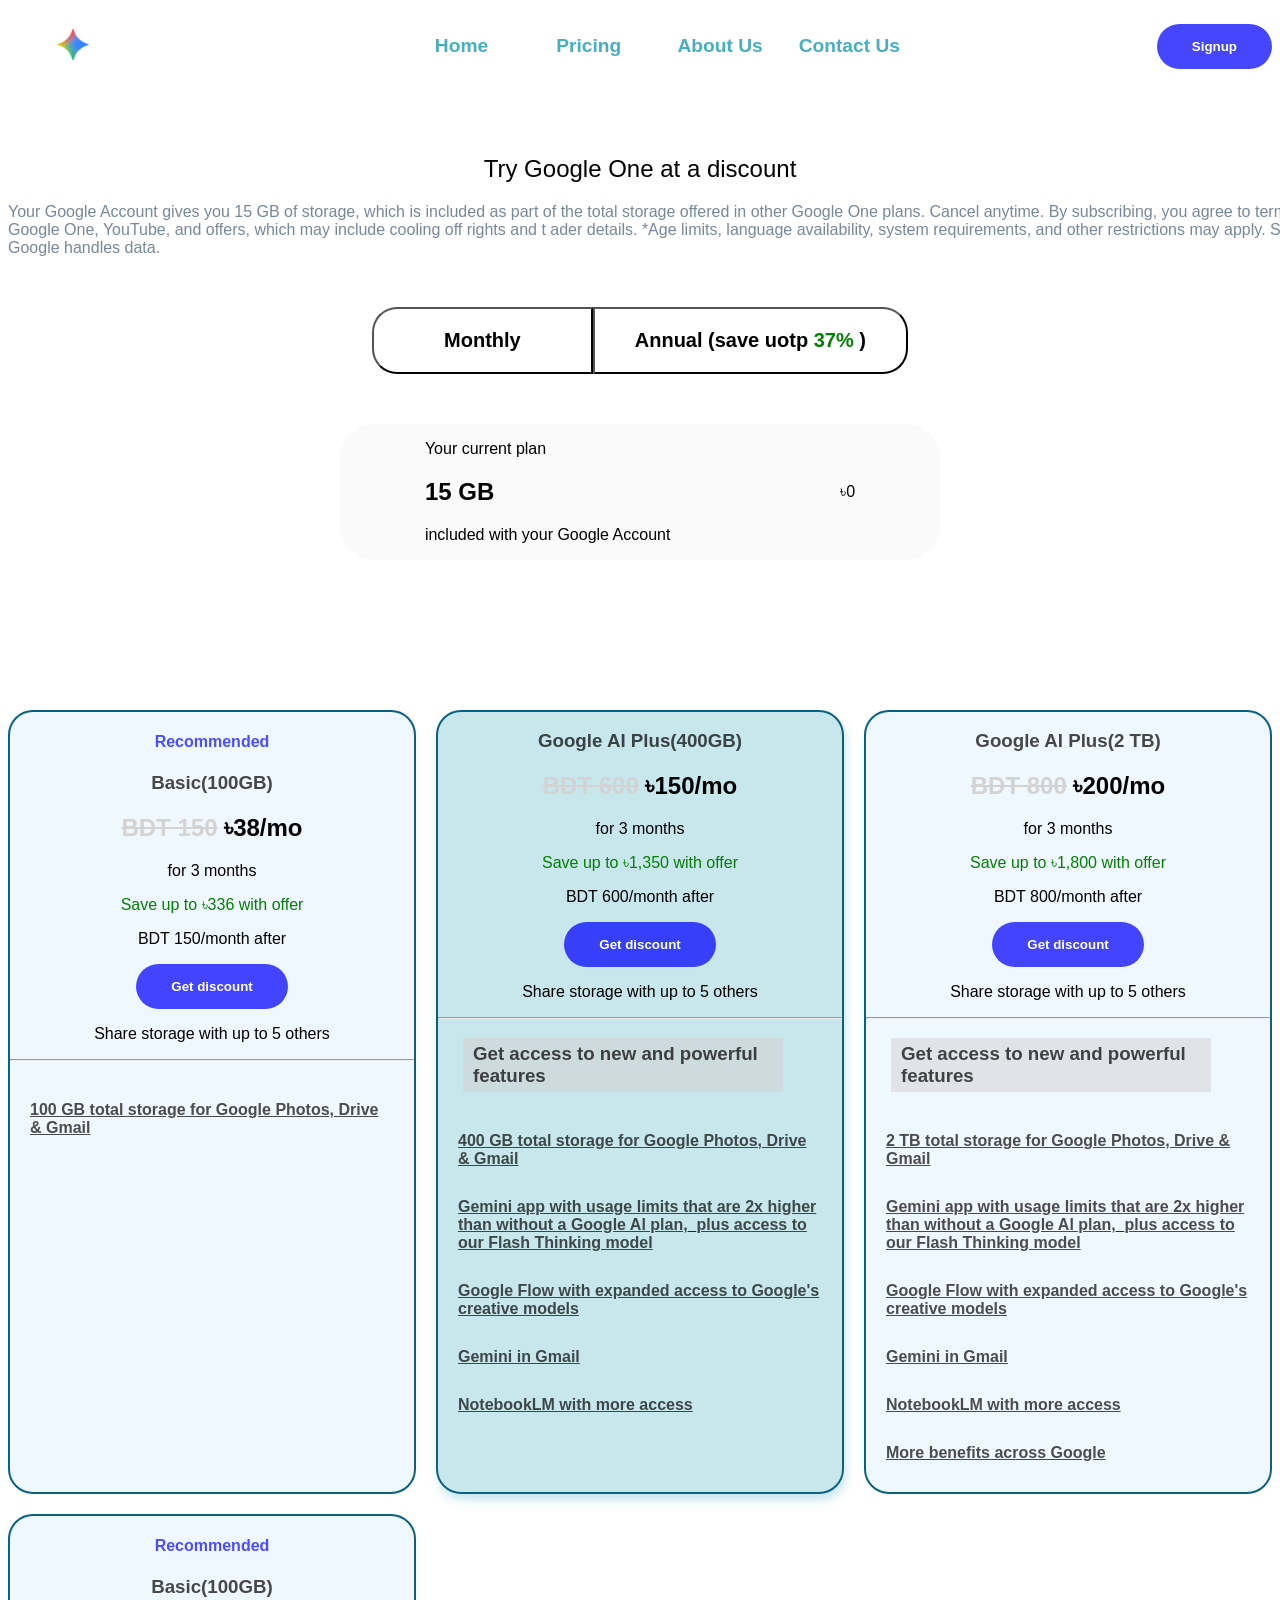
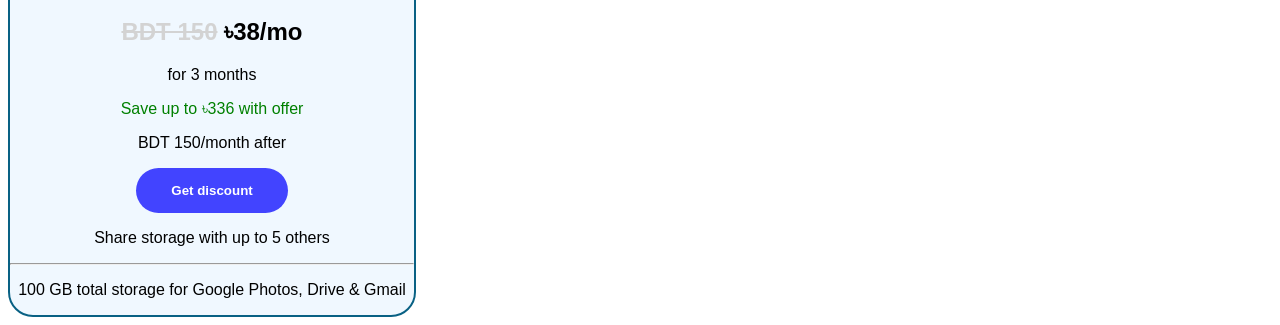
<file: pricing page website/price.html>
<!doctype html>
<html lang="en">
  <head>
    <meta charset="UTF-8" />
    <meta name="viewport" content="width=device-width, initial-scale=1.0" />
    <title>Pricing Page</title>
    <link rel="stylesheet" href="styles/style.css" />
  </head>
  <body>
    <header>
      <nav id="nav-container">
        <div class="logo">
          <img src="images/gemini-logo.png" alt="" />
        </div>
        <ul id="list-container">
          <!-- <li class="list-item"><a href="index.html">Home</a></li> -->
          <li class="list-item"><a href="home.html">Home</a></li>
          <li class="list-item"><a href="price.html">Pricing</a></li>
          <li class="list-item"><a href="about.html">About Us</a></li>
          <li class="list-item"><a href="contact.html">Contact Us</a></li>
        </ul>
        <button class="btn">Signup</button>
      </nav>
    </header>

    <main>
      <!-- pricing heading section -->
      <section id="pricing-heading-container">
        <h1>Try Google One at a discount</h1>
        <p>
          Your Google Account gives you 15 GB of storage, which is included as
          part of the total storage offered in other Google One plans. Cancel
          anytime. By subscribing, you agree to terms for Google One, YouTube,
          and offers, which may include cooling off rights and t ader details.
          *Age limits, language availability, system requirements, and other
          restrictions may apply. See how Google handles data.
        </p>
        <div class="heading-button">
          <button class="btn1">Monthly</button>
          <button class="btn2">
            Annual (save uotp <span class="green">37%</span> )
          </button>
        </div>
      </section>
      <section id="data-plan">
        <div class="plan-card-container">
          <div class="left">
            <p>Your current plan</p>
            <h2>15 GB</h2>
            <p>included with your Google Account</p>
          </div>
          <div class="right">৳0</div>
        </div>
      </section>

      <!-- pricing container -->
      <section id="pricing-section">
        <div id="pricing-container">
          <!-- card 1 -->
          <div class="price-card">
            <h4>Recommended</h4>
            <h3>Basic(100GB)</h3>
            <h2><span>bdt 150</span> ৳38/mo</h2>
            <p>for 3 months</p>
            <p class="green">Save up to ৳336 with offer</p>
            <p>BDT 150/month after</p>
            <button class="btn">Get discount</button>
            <p>Share storage with up to 5 others</p>
            <hr />
            <div class="features">
              <ul>
                <li>
                  <a href=""
                    >100 GB total storage for Google Photos, Drive & Gmail</a
                  >
                </li>
              </ul>
            </div>
          </div>
          <!-- card 2 -->
          <div class="price-card box-shadow">
            <h3>Google AI Plus(400GB)</h3>
            <h2><span>bdt 600</span> ৳150/mo</h2>
            <p>for 3 months</p>
            <p class="green">Save up to ৳1,350 with offer</p>
            <p>BDT 600/month after</p>
            <button class="btn">Get discount</button>
            <p>Share storage with up to 5 others</p>
            <hr />
            <div class="features">
              <h3>Get access to new and powerful features</h3>
              <ul>
                <li>
                  <a href=""
                    >400 GB total storage for Google Photos, Drive & Gmail</a
                  >
                </li>
                <li>
                  <a href=""
                    >Gemini app with usage limits that are 2x higher than
                    without a Google Al plan,_plus access to our Flash Thinking
                    model</a
                  >
                </li>
                <li>
                  <a href=""
                    >Google Flow with expanded access to Google's creative
                    models</a
                  >
                </li>
                <li><a href="">Gemini in Gmail</a></li>
                <li><a href="">NotebookLM with more access</a></li>
              </ul>
            </div>
          </div>
          <!-- card 3 -->
          <div class="price-card">
            <h3>Google AI Plus(2 TB)</h3>
            <h2><span>bdt 800</span> ৳200/mo</h2>
            <p>for 3 months</p>
            <p class="green">Save up to ৳1,800 with offer</p>
            <p>BDT 800/month after</p>
            <button class="btn">Get discount</button>
            <p>Share storage with up to 5 others</p>
            <hr />
            <div class="features">
              <h3>Get access to new and powerful features</h3>
              <ul>
                <li>
                  <a href=""
                    >2 TB total storage for Google Photos, Drive & Gmail</a
                  >
                </li>
                <li>
                  <a href=""
                    >Gemini app with usage limits that are 2x higher than
                    without a Google Al plan,_plus access to our Flash Thinking
                    model</a
                  >
                </li>
                <li>
                  <a href=""
                    >Google Flow with expanded access to Google's creative
                    models</a
                  >
                </li>
                <li><a href="">Gemini in Gmail</a></li>
                <li><a href="">NotebookLM with more access</a></li>
                <li><a href="">More benefits across Google</a></li>
              </ul>
            </div>
          </div>
          <!-- card -4  -->
          <div class="price-card">
            <h4>Recommended</h4>
            <h3>Basic(100GB)</h3>
            <h2><span>bdt 150</span> ৳38/mo</h2>
            <p>for 3 months</p>
            <p class="green">Save up to ৳336 with offer</p>
            <p>BDT 150/month after</p>
            <button class="btn">Get discount</button>
            <p>Share storage with up to 5 others</p>

            <hr />
            <p>100 GB total storage for Google Photos, Drive & Gmail</p>
          </div>
        </div>
      </section>

      <!-- pricing container end here -->
    </main>
  </body>
</html>
</file>
<file: pricing page website/styles/style.css>
body {
  font-family: Arial, Helvetica, sans-serif;
}
header,
#pricing-heading-container,
#pricing-section {
  max-width: 1280px;
  margin: 0 auto;
}
/* navbar */
#nav-container {
  display: flex;
  justify-content: space-between;
  align-items: center;
}
#list-container {
  display: grid;
  grid-template-columns: repeat(4, 1fr);
}
#nav-container .logo img {
  width: 130px;
}

#list-container .list-item {
  list-style: none;
}

#list-container .list-item a {
  text-decoration: none;
  color: rgb(70, 175, 193);
  font-weight: 700;
  font-size: 1.2rem;
  padding: 10px;
}
#list-container .list-item a:hover {
  background-color: lightgray;
  /* background-color: rgb(241, 119, 4); */
}
.btn {
  background-color: rgba(0, 0, 255, 0.725);
  padding: 15px 35px;
  border: none;
  border-radius: 25px;
  font-weight: 800;
  color: white;
  cursor: pointer;
}
.btn:hover {
  background-color: lightcoral;
}
/** navbar end here */

/* pricing container */
#pricing-heading-container h1 {
  margin-top: 70px;
  text-align: center;
  font-weight: 400;
}
#pricing-heading-container p {
  margin-top: 20px;
  color: lightslategray;
  width: 1350px;
  margin: auto;
  font-weight: 400;
}
.heading-button {
  text-align: center;
  display: flex;
  justify-content: center;
  margin-top: 50px;
}
.heading-button .btn1 {
  padding: 20px 70px;
  border-top-left-radius: 25px;
  border-bottom-left-radius: 25px;
  background-color: white;
  font-weight: 600;
  font-size: 1.25rem;
  cursor: pointer;
}
.heading-button .btn1:focus {
  background-color: skyblue;
}

.heading-button .btn2 {
  padding: 20px 40px;
  border-top-right-radius: 25px;
  border-bottom-right-radius: 25px;
  background-color: white;
  font-weight: 600;
  font-size: 1.25rem;
  cursor: pointer;
}
.heading-button .btn2:focus {
  background-color: skyblue;
}
#pricing-container {
  margin-top: 150px;
  display: grid;
  grid-template-columns: repeat(3, 1fr);
  grid-template-rows: auto;
  gap: 20px;
}
#pricing-container .price-card {
  border: 2px solid rgb(9, 97, 132);
}
.price-card {
  background-color: aliceblue;
  border-radius: 25px;
  text-align: center;
}
.price-card h4 {
  color: rgba(0, 0, 255, 0.689);
  font-weight: 600;
}
.price-card h3 {
  color: rgba(0, 0, 0, 0.712);
  font: 2.5rem;
}
.price-card h2 span {
  color: lightgray;
  text-transform: uppercase;
  text-decoration: line-through;
}
.green {
  color: green;
}
.features {
  text-align: left;
}
.box-shadow {
  background-color: rgba(70, 175, 193, 0.3);
  box-shadow: 2px 6px 10px 0 rgba(70, 175, 193, 0.3);
}
.features h3 {
  margin-left: 25px;
  background-color: rgba(211, 211, 211, 0.532);
  padding: 5px 10px;
  width: 300px;
}
.features ul {
  margin-top: 40px;
  padding: 0 20px;
}
.features ul li {
  list-style: none;
  margin-bottom: 30px;
}
.features a {
  color: rgba(0, 0, 0, 0.693);
  font-weight: 700;
}
.features a:hover {
  background-color: lightgray;
}
#data-plan {
  max-width: 600px;
  margin: 10px auto;
}
.plan-card-container {
  margin: 50px 0;
  border-radius: 35px;
  display: flex;
  justify-content: space-around;
  align-items: center;
  background-color: rgba(211, 211, 211, 0.127);
}

/* pricing container end here */
</file>
